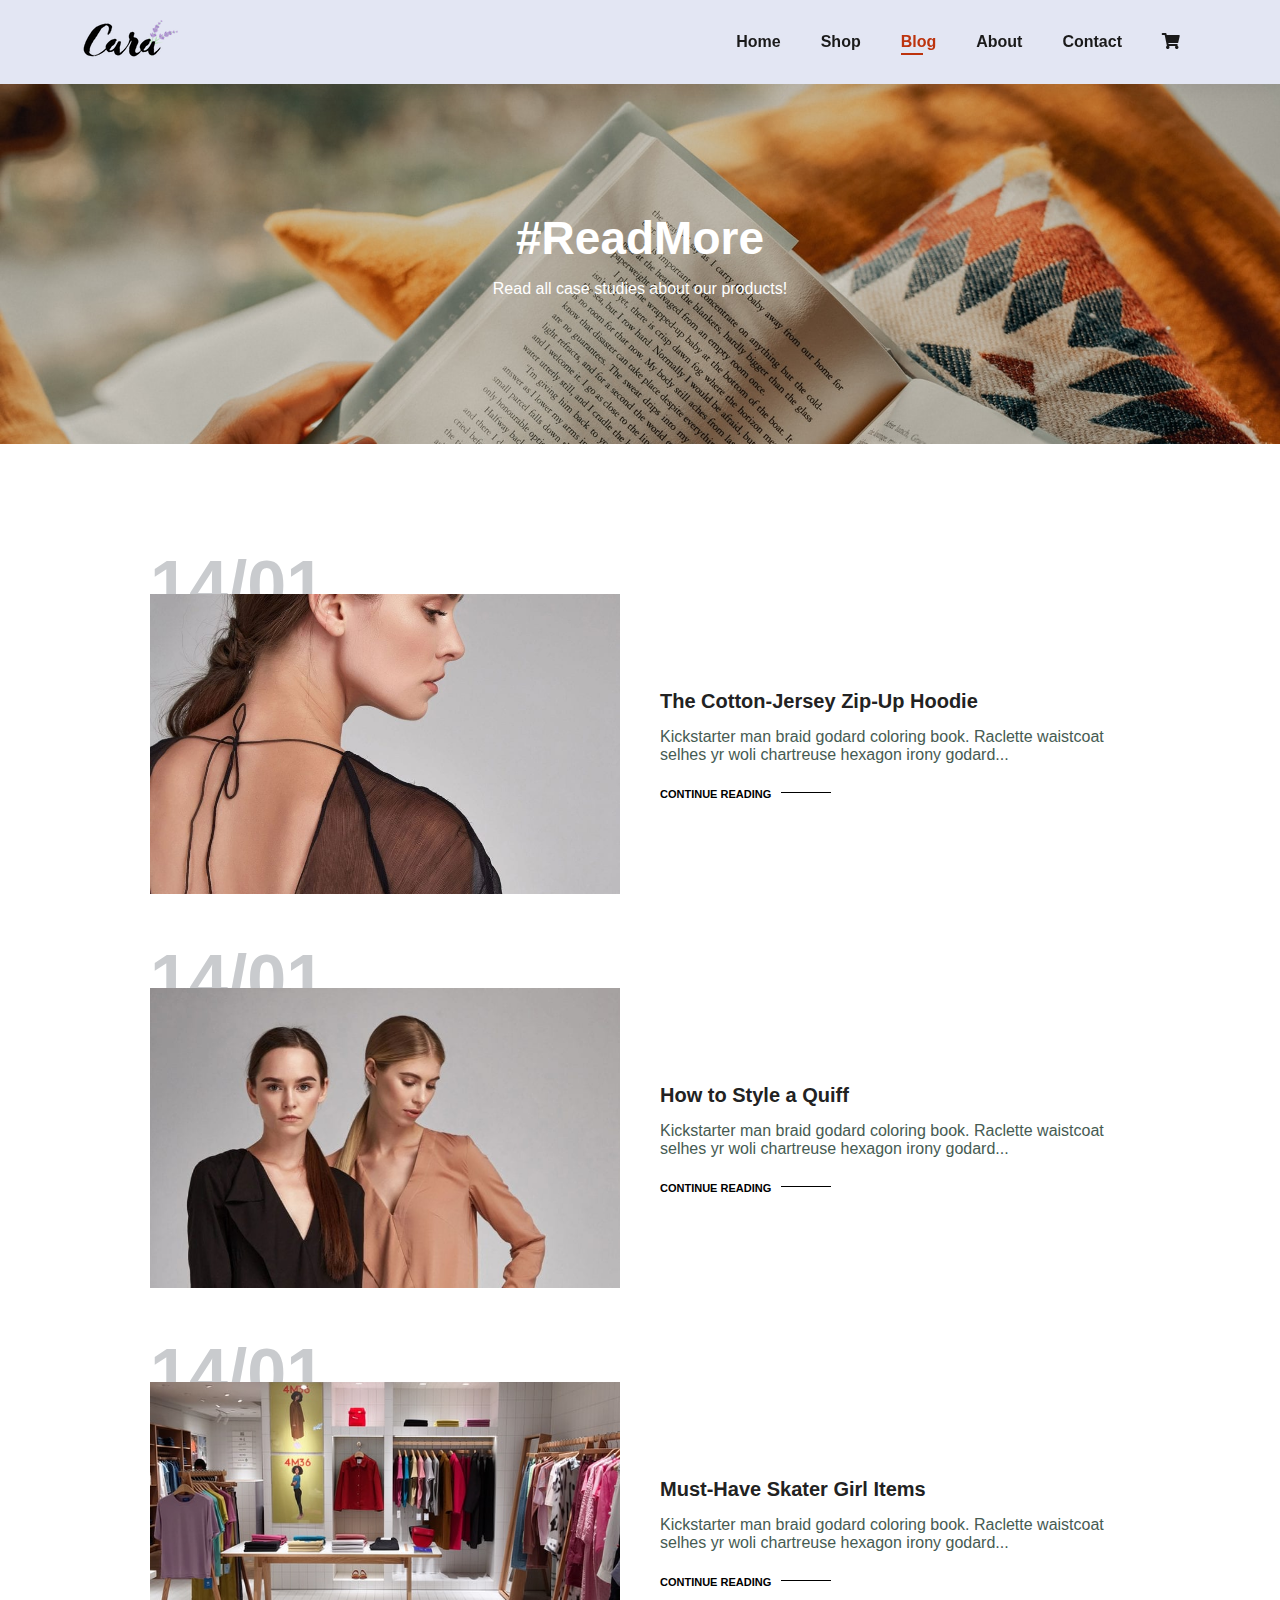
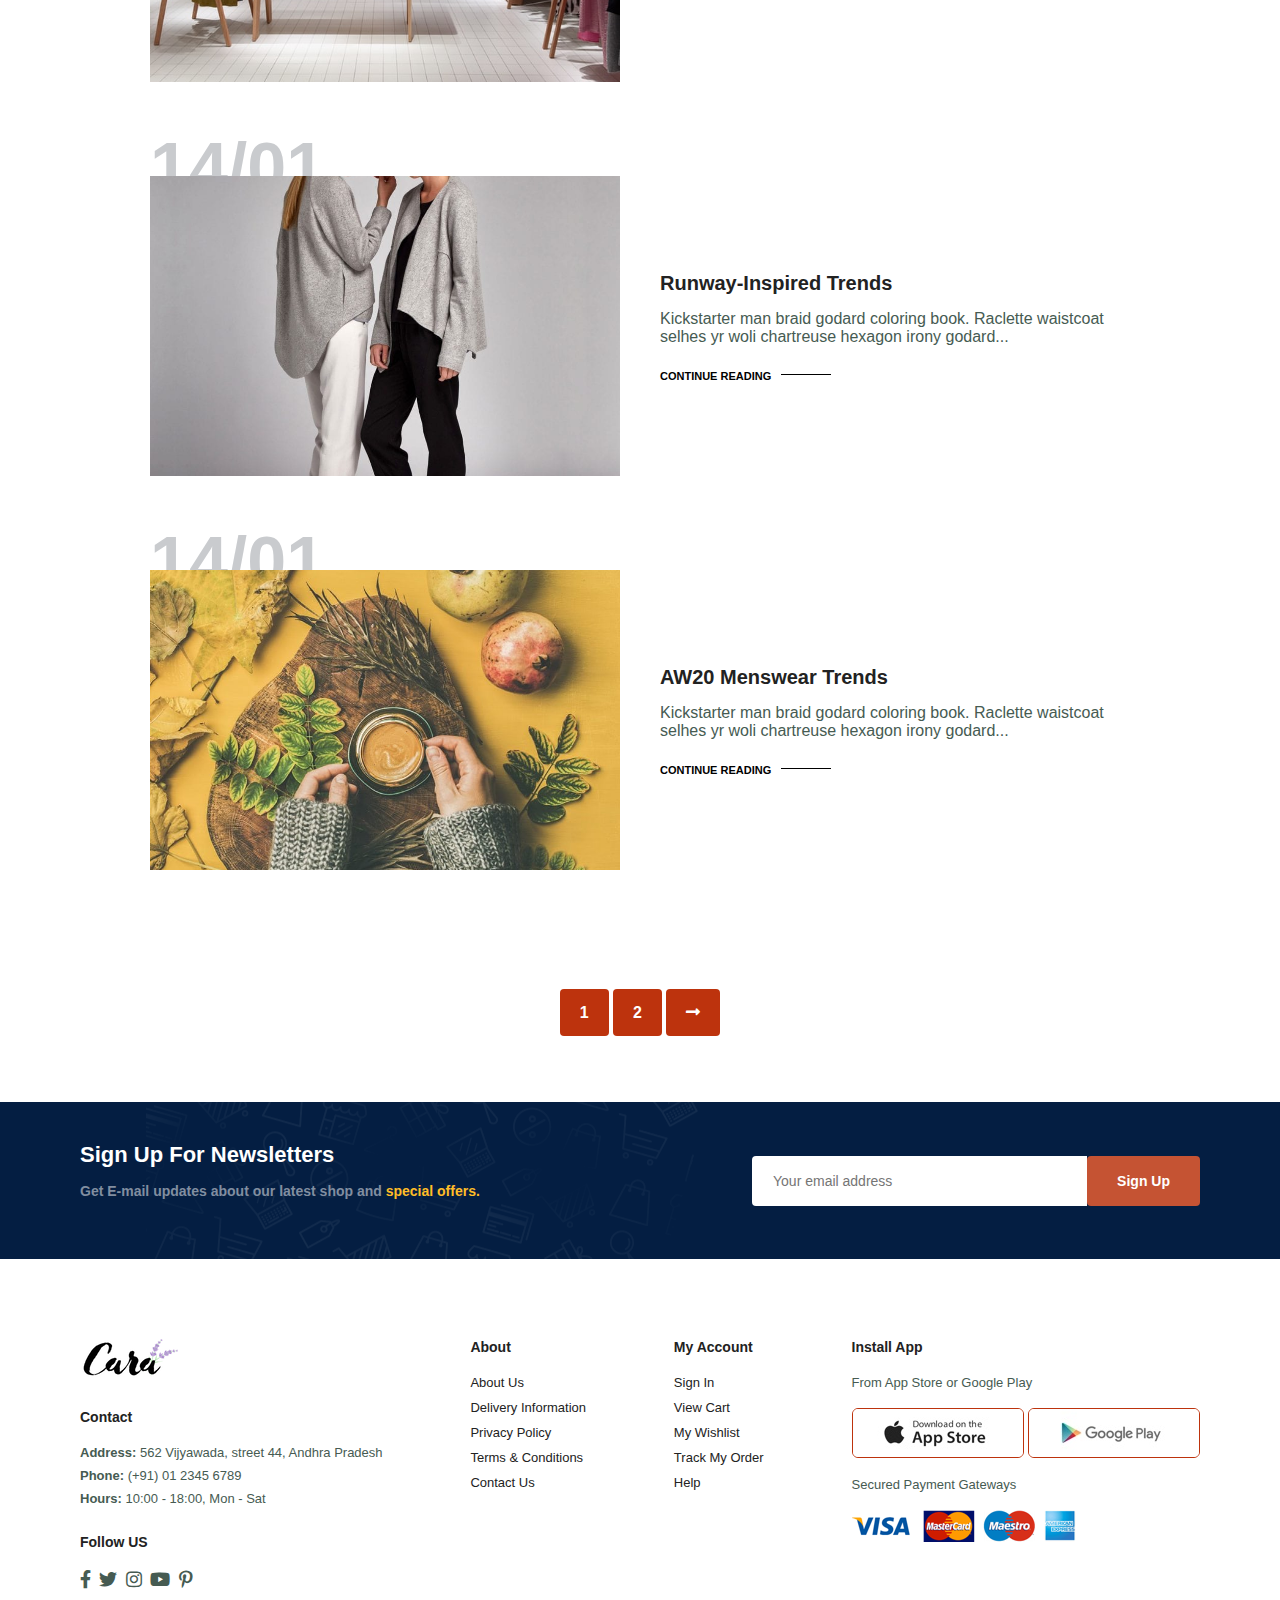
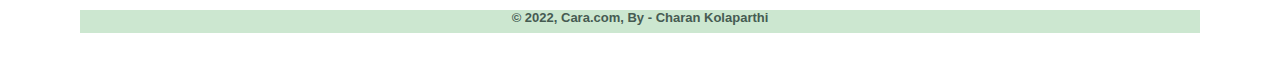
<file: blog.html>
<!DOCTYPE html>
<html lang="en">
<head>
    <meta charset="UTF-8">
    <meta http-equiv="X-UA-Compatible" content="IE=edge">
    <meta name="viewport" content="width=device-width, initial-scale=1.0">
    <title>eCommerce website</title>
    <link rel="stylesheet" href="//use.fontawesome.com/releases/v5.15.4/css/all.css">

    <link rel="stylesheet" href="style.css">
</head>
<body>
    <section id="header">
        <a href="#"><img src="img/logo.png" alt="Logo"></a>
        <div>
            <ul id="navbar">
                <li><a href="index.html">Home</a></li>
                <li><a href="shop.html">Shop</a></li>
                <li><a class="active" href="blog.html">Blog</a></li>
                <li><a href="about.html">About</a></li>
                <li><a href="contact.html">Contact</a></li>
                <li id="lg-cart"><a href="cart.html"><i class="fa fa-shopping-cart"></i></a></li>
                <a href="#" id="close"><i class="fas fa-times"></i></a>
            </ul>
        </div>
        <div id="mobile">
            <a href="cart.html"><i class="fa fa-shopping-cart"></i></a>
            <i id="bar" class="fas fa-outdent"></i>
        </div>
    </section>
    
    <section id="page-header" class="blog-header">
        <h2>#ReadMore</h2>
        <p>Read all case studies about our products!</p>
    </section>

    <section id="blog">
        <div class="blog-box">
            <div class="blog-img">
                <img src="img/blog/b1.jpg" alt="">
            </div>
            <div class="blog-details">
                <h4>The Cotton-Jersey Zip-Up Hoodie</h4>
                <p>Kickstarter man braid godard coloring book. Raclette
                    waistcoat selhes yr woli chartreuse hexagon irony
                    godard...
                </p>
                <a href="#">CONTINUE READING</a>
            </div>
            <h1>14/01</h1>
        </div>
        <div class="blog-box">
            <div class="blog-img">
                <img src="img/blog/b2.jpg" alt="">
            </div>
            <div class="blog-details">
                <h4>How to Style a Quiff</h4>
                <p>Kickstarter man braid godard coloring book. Raclette
                    waistcoat selhes yr woli chartreuse hexagon irony
                    godard...
                </p>
                <a href="#">CONTINUE READING</a>
            </div>
            <h1>14/01</h1>
        </div>
        <div class="blog-box">
            <div class="blog-img">
                <img src="img/blog/b3.jpg" alt="">
            </div>
            <div class="blog-details">
                <h4>Must-Have Skater Girl Items</h4>
                <p>Kickstarter man braid godard coloring book. Raclette
                    waistcoat selhes yr woli chartreuse hexagon irony
                    godard...
                </p>
                <a href="#">CONTINUE READING</a>
            </div>
            <h1>14/01</h1>
        </div>
        <div class="blog-box">
            <div class="blog-img">
                <img src="img/blog/b4.jpg" alt="">
            </div>
            <div class="blog-details">
                <h4>Runway-Inspired Trends</h4>
                <p>Kickstarter man braid godard coloring book. Raclette
                    waistcoat selhes yr woli chartreuse hexagon irony
                    godard...
                </p>
                <a href="#">CONTINUE READING</a>
            </div>
            <h1>14/01</h1>
        </div>
        <div class="blog-box">
            <div class="blog-img">
                <img src="img/blog/b6.jpg" alt="">
            </div>
            <div class="blog-details">
                <h4>AW20 Menswear Trends</h4>
                <p>Kickstarter man braid godard coloring book. Raclette
                    waistcoat selhes yr woli chartreuse hexagon irony
                    godard...
                </p>
                <a href="#">CONTINUE READING</a>
            </div>
            <h1>14/01</h1>
        </div>
    </section>

    <section id="pagination" class="section-p1">
        <a href="#">1</a>
        <a href="#">2</a>
        <a href="#"><i class="fa fa-long-arrow-alt-right"></i></a>
    </section>

    <section id="newsletter" class="section-p1 section-m1">
        <div class="newstext">
            <h4>Sign Up For Newsletters</h4>
            <p>Get E-mail updates about our latest shop and <span>special offers.</span></p>
        </div>
        <div class="form">
            <input type="text" placeholder="Your email address">
            <button class="normal">Sign Up</button>
        </div>
    </section>

    <footer class="section-p1">
        <div class="col">
            <img class="logo" src="img/logo.png" alt="">
            <h4>Contact</h4>
            <p><strong>Address: </strong>562 Vijyawada, street 44, Andhra Pradesh</p>
            <p><strong>Phone: </strong>(+91) 01 2345 6789</p>
            <p><strong>Hours: </strong>10:00 - 18:00, Mon - Sat</p>
            <div class="follow">
                <h4>Follow US</h4>
                <div class="icon">
                   <a href="#"><i class="fab fa-facebook-f"></i></a>
                   <a href=""><i class="fab fa-twitter"></i></a>  
                   <a href=""><i class="fab fa-instagram"></i></a>  
                   <a href=""><i class="fab fa-youtube"></i></a> 
                   <a href=""><i class="fab fa-pinterest-p"></i></a>  
                </div>
            </div>
        </div>
        <div class="col">
            <h4>About</h4>
            <a href="#">About Us</a>
            <a href="#">Delivery Information</a>
            <a href="#">Privacy Policy</a>
            <a href="#">Terms & Conditions</a>
            <a href="#">Contact Us</a>
        </div>
        <div class="col">
            <h4>My Account</h4>
            <a href="#">Sign In</a>
            <a href="#">View Cart</a>
            <a href="#">My Wishlist</a>
            <a href="#">Track My Order</a>
            <a href="#">Help</a>
        </div>
        <div class="col install">
            <h4>Install App</h4>
            <p>From App Store or Google Play</p>
            <div class="row">
                <img src="img/pay/app.jpg" alt="">
                <img src="img/pay/play.jpg" alt="">
            </div>
            <p>Secured Payment Gateways</p>
            <img src="img/pay/pay.png" alt="">
        </div>
        <div class="copyright">
            <p>© 2022, Cara.com, By - Charan Kolaparthi</p>
        </div>
    </footer>

    <script src="script.js"></script>
</body>
</html>
</file>
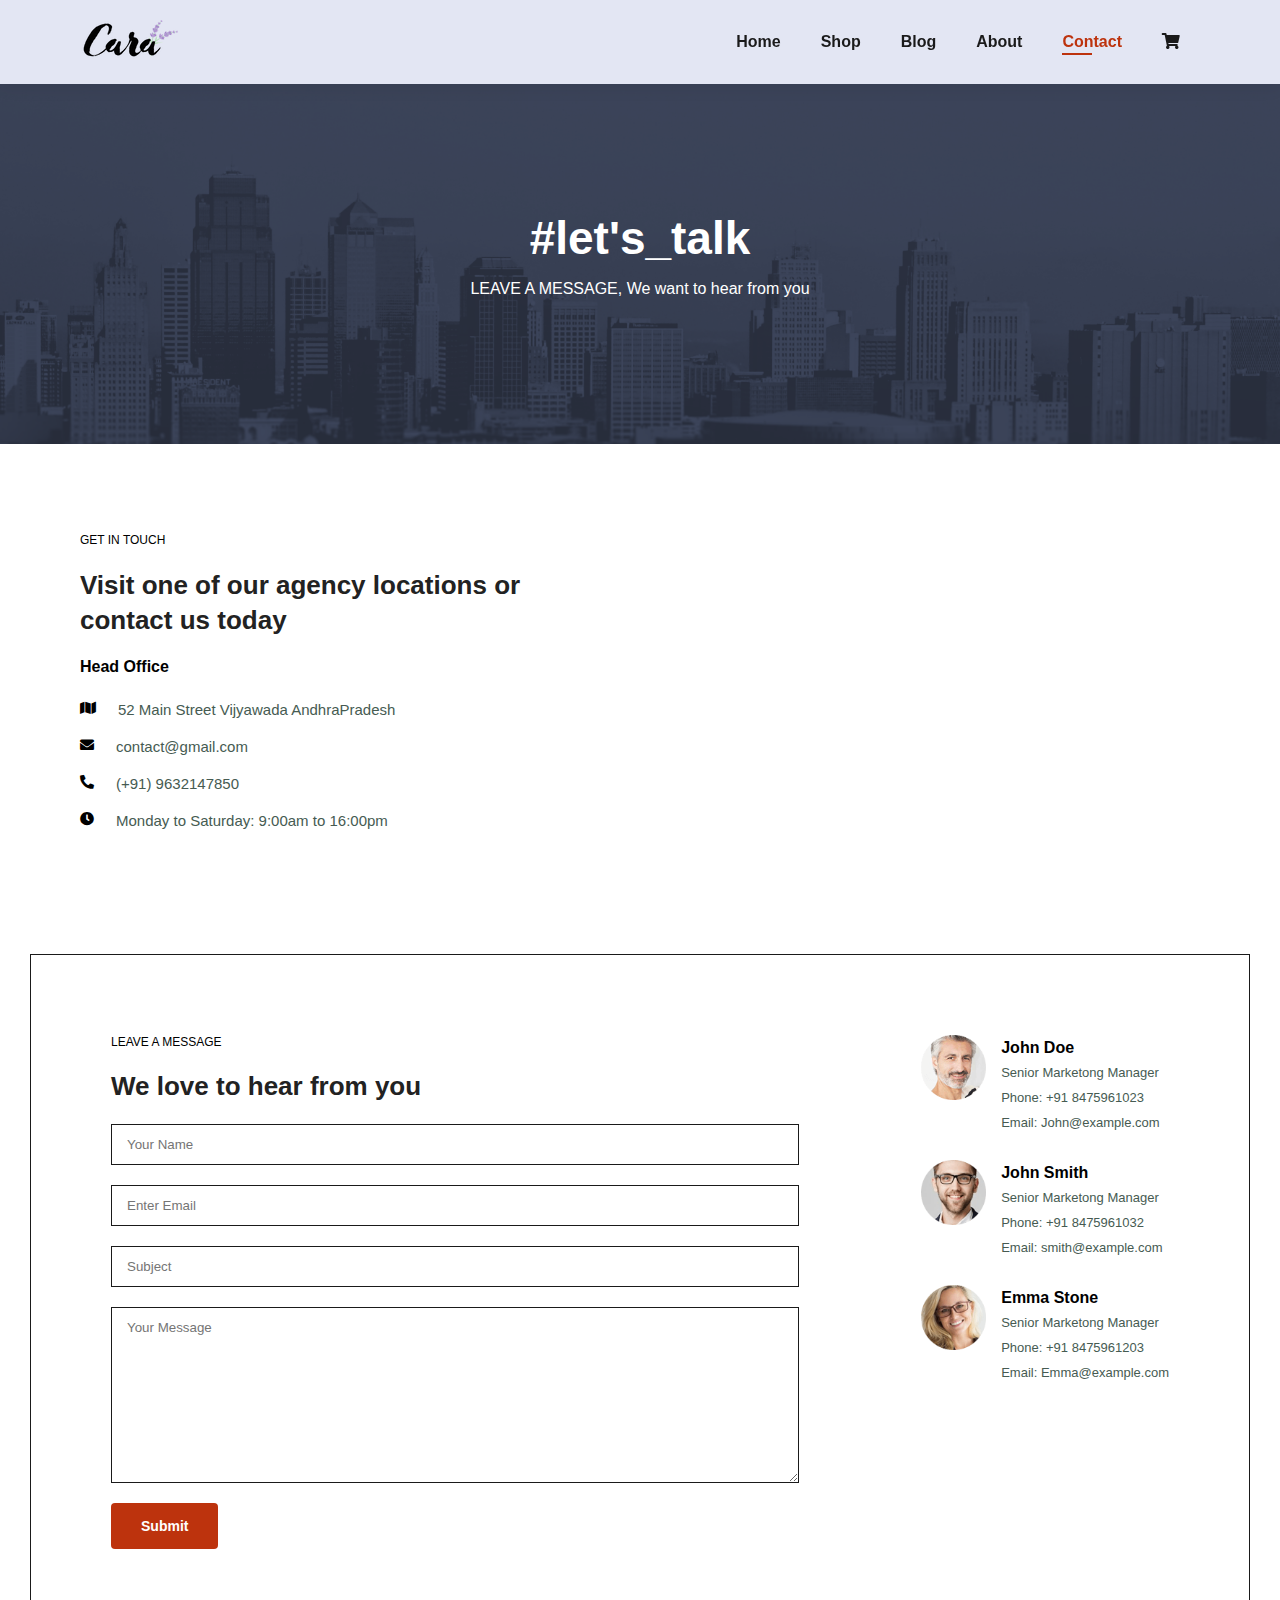
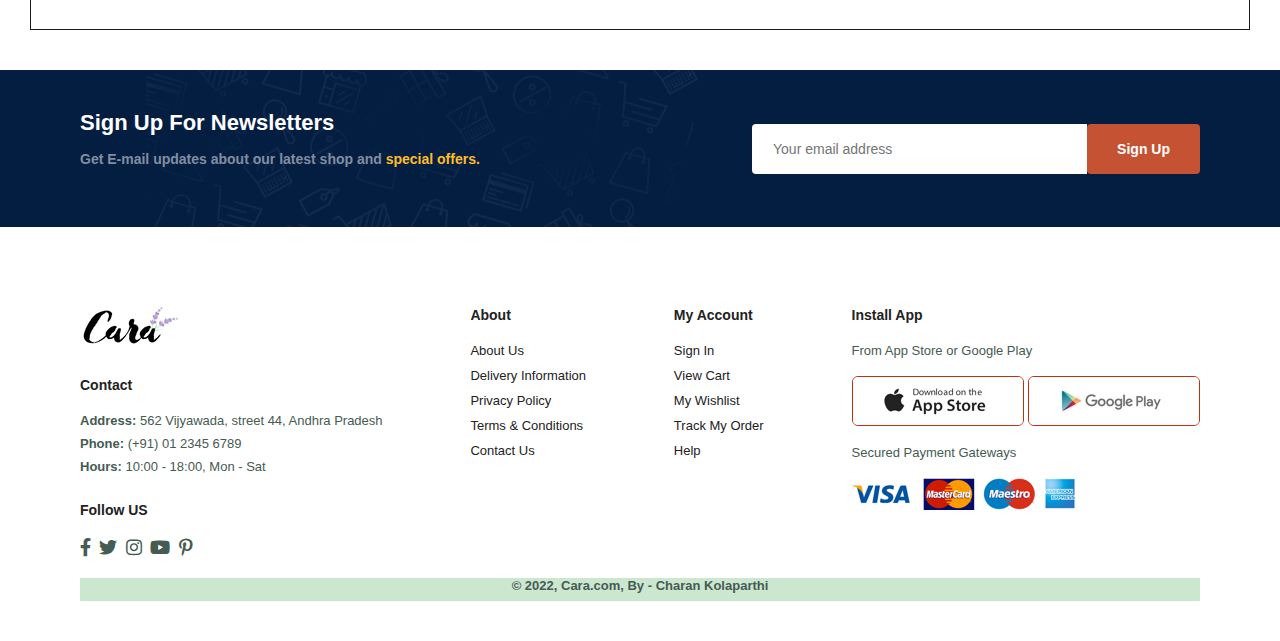
<file: contact.html>
<!DOCTYPE html>
<html lang="en">
<head>
    <meta charset="UTF-8">
    <meta http-equiv="X-UA-Compatible" content="IE=edge">
    <meta name="viewport" content="width=device-width, initial-scale=1.0">
    <title>eCommerce website</title>
    <link rel="stylesheet" href="//use.fontawesome.com/releases/v5.15.4/css/all.css">

    <link rel="stylesheet" href="style.css">
</head>
<body>
    <section id="header">
        <a href="#"><img src="img/logo.png" alt="Logo"></a>
        <div>
            <ul id="navbar">
                <li><a href="index.html">Home</a></li>
                <li><a href="shop.html">Shop</a></li>
                <li><a href="blog.html">Blog</a></li>
                <li><a href="about.html">About</a></li>
                <li><a  class="active" href="contact.html">Contact</a></li>
                <li id="lg-cart"><a href="cart.html"><i class="fa fa-shopping-cart"></i></a></li>
                <a href="#" id="close"><i class="fas fa-times"></i></a>
            </ul>
        </div>
        <div id="mobile">
            <a href="cart.html"><i class="fa fa-shopping-cart"></i></a>
            <i id="bar" class="fas fa-outdent"></i>
        </div>
    </section>
    
    <section id="page-header" class="about-header">
        <h2>#let's_talk</h2>
        <p>LEAVE A MESSAGE, We want to hear from you</p>
    </section>

    <section id="contact-details" class="section-p1">
        <div class="details">
            <span>GET IN TOUCH</span>
            <h2>Visit one of our agency locations or contact us today</h2>
            <h3>Head Office</h3>
            <div>
                <li>
                    <i class="fa fa-map"></i>
                    <p>52 Main Street Vijyawada AndhraPradesh</p>
                </li>
                <li>
                    <i class="fa fa-envelope"></i>
                    <p>contact@gmail.com</p>
                </li>
                <li>
                    <i class="fa fa-phone-alt"></i>
                    <p>(+91) 9632147850 </p>
                </li>
                <li>
                    <i class="fa fa-clock"></i>
                    <p>Monday to Saturday: 9:00am to 16:00pm</p>
                </li>
            </div>
        </div>
        <div class="map">
            <iframe src="https://www.google.com/maps/embed?pb=!1m18!1m12!1m3!1d244820.24755277584!2d80.50514086369553!3d16.51011836707301!2m3!1f0!2f0!3f0!3m2!1i1024!2i768!4f13.1!3m3!1m2!1s0x3a35eff9482d944b%3A0x939b7e84ab4a0265!2sVijayawada%2C%20Andhra%20Pradesh!5e0!3m2!1sen!2sin!4v1652240067608!5m2!1sen!2sin" width="600" height="450" style="border:0;" allowfullscreen="" loading="lazy" referrerpolicy="no-referrer-when-downgrade"></iframe>

        </div>
    </section>

    <section id="form-details" class="section-p1">
        <form action="#">
            <span>LEAVE A MESSAGE</span>
            <H2>We love to hear from you</H2>
            <input type="text" placeholder="Your Name" required>
            <input type="email" name="" id="" placeholder="Enter Email" required>
            <input type="text" placeholder="Subject" required>
            <textarea name="" id="" cols="30" rows="10" placeholder="Your Message" required></textarea>
            <button class="normal">
                Submit
            </button>
        </form>
        <div class="people">
            <div>
                <img src="img/people/1.png" alt="">
                <p><span>John Doe </span>Senior Marketong Manager <br>Phone: +91 8475961023 <br>Email: John@example.com</p>
            </div>
            <div>
                <img src="img/people/2.png" alt="">
                <p><span>John Smith </span>Senior Marketong Manager <br>Phone: +91 8475961032 <br>Email: smith@example.com</p>
            </div>
            <div>
                <img src="img/people/3.png" alt="">
                <p><span>Emma Stone </span>Senior Marketong Manager <br>Phone: +91 8475961203 <br>Email: Emma@example.com</p>
            </div>
        </div>
    </section>

    <section id="newsletter" class="section-p1 section-m1">
        <div class="newstext">
            <h4>Sign Up For Newsletters</h4>
            <p>Get E-mail updates about our latest shop and <span>special offers.</span></p>
        </div>
        <div class="form">
            <input type="text" placeholder="Your email address">
            <button class="normal">Sign Up</button>
        </div>
    </section>

    <footer class="section-p1">
        <div class="col">
            <img class="logo" src="img/logo.png" alt="">
            <h4>Contact</h4>
            <p><strong>Address: </strong>562 Vijyawada, street 44, Andhra Pradesh</p>
            <p><strong>Phone: </strong>(+91) 01 2345 6789</p>
            <p><strong>Hours: </strong>10:00 - 18:00, Mon - Sat</p>
            <div class="follow">
                <h4>Follow US</h4>
                <div class="icon">
                   <a href="#"><i class="fab fa-facebook-f"></i></a>
                   <a href=""><i class="fab fa-twitter"></i></a>  
                   <a href=""><i class="fab fa-instagram"></i></a>  
                   <a href=""><i class="fab fa-youtube"></i></a> 
                   <a href=""><i class="fab fa-pinterest-p"></i></a>  
                </div>
            </div>
        </div>
        <div class="col">
            <h4>About</h4>
            <a href="#">About Us</a>
            <a href="#">Delivery Information</a>
            <a href="#">Privacy Policy</a>
            <a href="#">Terms & Conditions</a>
            <a href="#">Contact Us</a>
        </div>
        <div class="col">
            <h4>My Account</h4>
            <a href="#">Sign In</a>
            <a href="#">View Cart</a>
            <a href="#">My Wishlist</a>
            <a href="#">Track My Order</a>
            <a href="#">Help</a>
        </div>
        <div class="col install">
            <h4>Install App</h4>
            <p>From App Store or Google Play</p>
            <div class="row">
                <img src="img/pay/app.jpg" alt="">
                <img src="img/pay/play.jpg" alt="">
            </div>
            <p>Secured Payment Gateways</p>
            <img src="img/pay/pay.png" alt="">
        </div>
        <div class="copyright">
            <p>© 2022, Cara.com, By - Charan Kolaparthi</p>
        </div>
    </footer>

    <script src="script.js"></script>
</body>
</html>
</file>
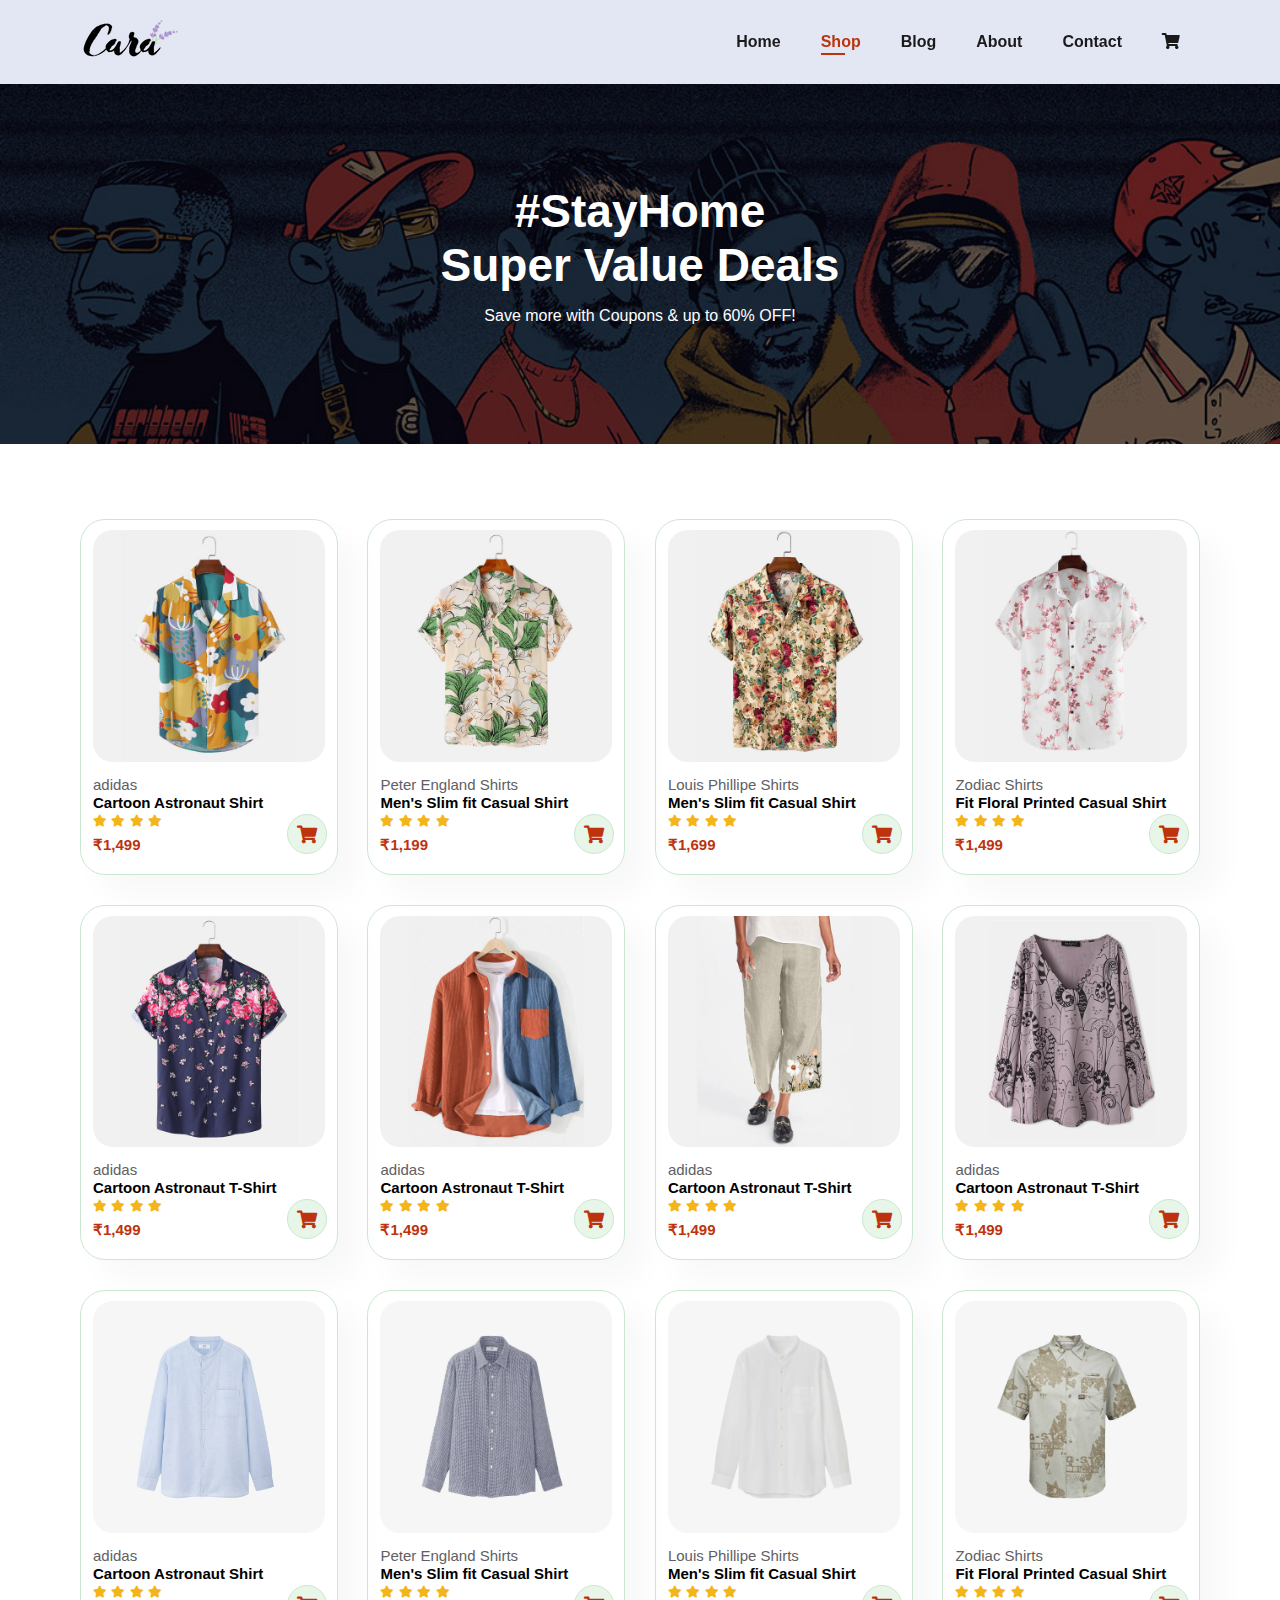
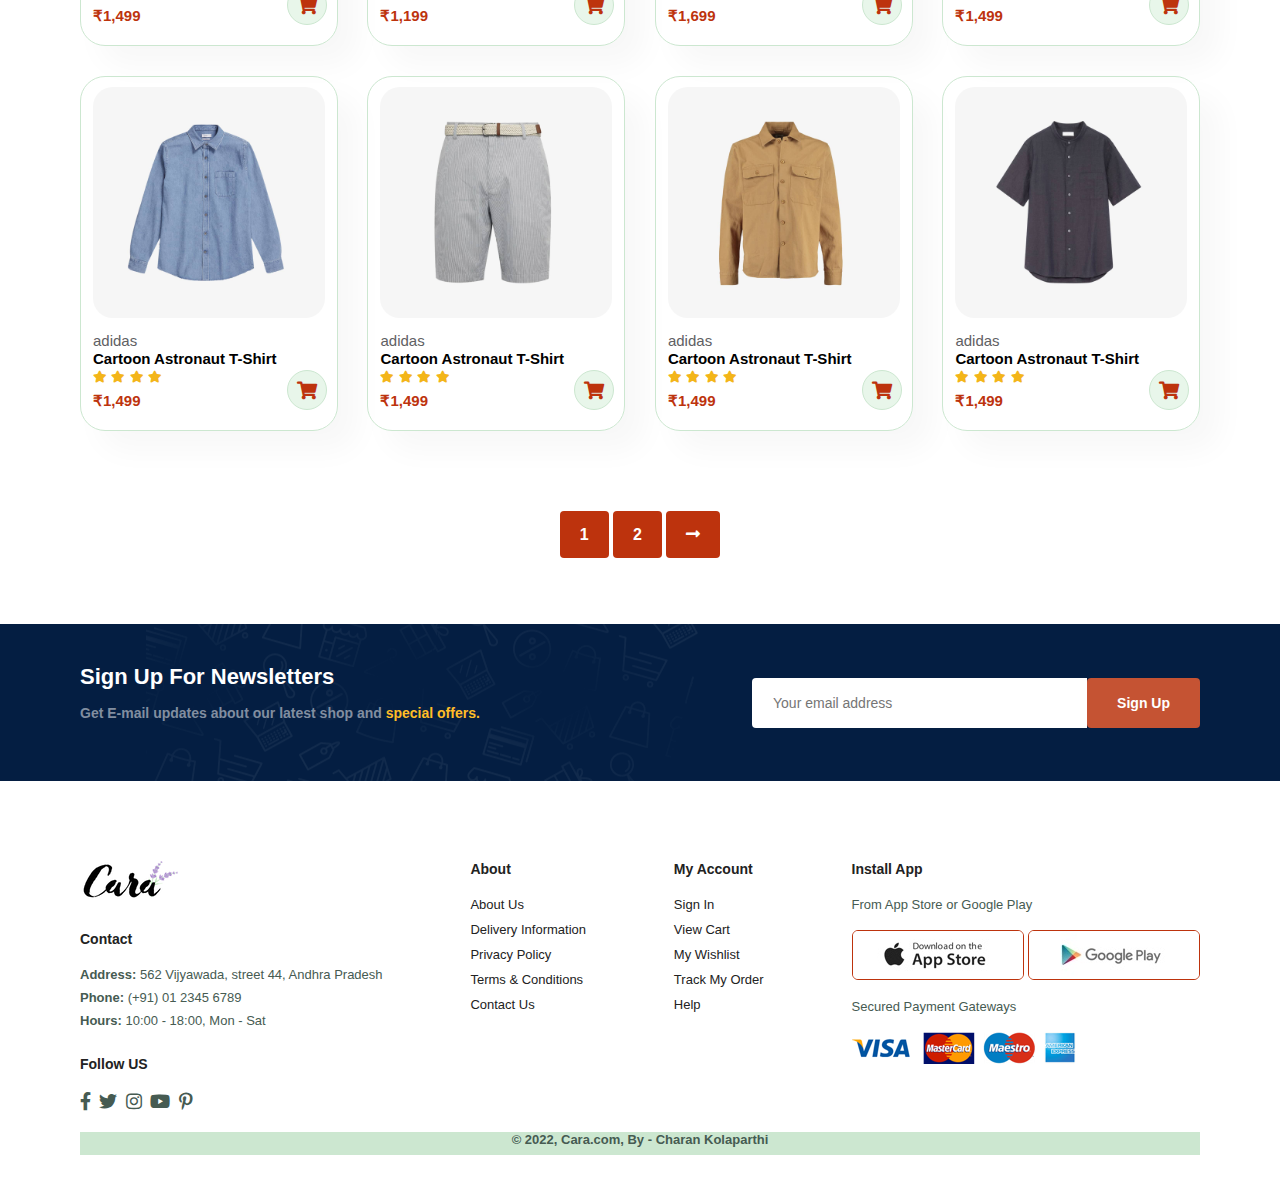
<file: shop.html>
<!DOCTYPE html>
<html lang="en">
<head>
    <meta charset="UTF-8">
    <meta http-equiv="X-UA-Compatible" content="IE=edge">
    <meta name="viewport" content="width=device-width, initial-scale=1.0">
    <title>eCommerce website</title>
    <link rel="stylesheet" href="//use.fontawesome.com/releases/v5.15.4/css/all.css">

    <link rel="stylesheet" href="style.css">
</head>
<body>
    <section id="header">
        <a href="#"><img src="img/logo.png" alt="Logo"></a>
        <div>
            <ul id="navbar">
                <li><a href="index.html">Home</a></li>
                <li><a class="active" href="shop.html">Shop</a></li>
                <li><a href="blog.html">Blog</a></li>
                <li><a href="about.html">About</a></li>
                <li><a href="contact.html">Contact</a></li>
                <li id="lg-cart"><a href="cart.html"><i class="fa fa-shopping-cart"></i></a></li>
                <a href="#" id="close"><i class="fas fa-times"></i></a>
            </ul>
        </div>
        <div id="mobile">
            <a href="cart.html"><i class="fa fa-shopping-cart"></i></a>
            <i id="bar" class="fas fa-outdent"></i>
        </div>
    </section>
    
    <section id="page-header">
        <h2>#StayHome</h2>
        <h2>Super Value Deals</h2>
        <p>Save more with Coupons & up to 60% OFF!</p>
        
    </section>

    <section id="product1"class="section-p1">
        <div class="pro-container">
            <div class="pro" onclick="window.location.href='singleProduct.html';">
                <img src="img/products/f1.jpg" alt="">
                <div class="des">
                    <span>adidas</span>
                    <h5>Cartoon Astronaut Shirt</h5>
                    <div class="star">
                        <i class="fas fa-star"></i>
                        <i class="fas fa-star"></i>
                        <i class="fas fa-star"></i>
                        <i class="fas fa-star"></i>
                    </div>
                    <h4>₹1,499</h4>
                </div>
                <a class="cart" href="#"><i class="fa fa-shopping-cart"></i></a>
            </div>
            <div class="pro" onclick="window.location.href='singleProduct.html';">
                <img src="img/products/f2.jpg" alt="">
                <div class="des">
                    <span>Peter England Shirts</span>
                    <h5>Men's Slim fit Casual Shirt</h5>
                    <div class="star">
                        <i class="fas fa-star"></i>
                        <i class="fas fa-star"></i>
                        <i class="fas fa-star"></i>
                        <i class="fas fa-star"></i>
                    </div>
                    <h4>₹1,199</h4>
                </div>
                <a class="cart" href="#"><i class="fa fa-shopping-cart"></i></a>
            </div>
            <div class="pro" onclick="window.location.href='singleProduct.html';">
                <img src="img/products/f3.jpg" alt="">
                <div class="des">
                    <span>Louis Phillipe Shirts</span>
                    <h5>Men's Slim fit Casual Shirt</h5>
                    <div class="star">
                        <i class="fas fa-star"></i>
                        <i class="fas fa-star"></i>
                        <i class="fas fa-star"></i>
                        <i class="fas fa-star"></i>
                    </div>
                    <h4>₹1,699</h4>
                </div>
                <a class="cart" href="#"><i class="fa fa-shopping-cart"></i></a>
            </div>
            <div class="pro" onclick="window.location.href='singleProduct.html';">
                <img src="img/products/f4.jpg" alt="">
                <div class="des">
                    <span>Zodiac Shirts</span>
                    <h5>Fit Floral Printed Casual Shirt </h5>
                    <div class="star">
                        <i class="fas fa-star"></i>
                        <i class="fas fa-star"></i>
                        <i class="fas fa-star"></i>
                        <i class="fas fa-star"></i>
                    </div>
                    <h4>₹1,499</h4>
                </div>
                <a class="cart" href="#"><i class="fa fa-shopping-cart"></i></a>
            </div>
            <div class="pro">
                <img src="img/products/f5.jpg" alt="">
                <div class="des">
                    <span>adidas</span>
                    <h5>Cartoon Astronaut T-Shirt</h5>
                    <div class="star">
                        <i class="fas fa-star"></i>
                        <i class="fas fa-star"></i>
                        <i class="fas fa-star"></i>
                        <i class="fas fa-star"></i>
                    </div>
                    <h4>₹1,499</h4>
                </div>
                <a class="cart" href="#"><i class="fa fa-shopping-cart"></i></a>
            </div>
            <div class="pro">
                <img src="img/products/f6.jpg" alt="">
                <div class="des">
                    <span>adidas</span>
                    <h5>Cartoon Astronaut T-Shirt</h5>
                    <div class="star">
                        <i class="fas fa-star"></i>
                        <i class="fas fa-star"></i>
                        <i class="fas fa-star"></i>
                        <i class="fas fa-star"></i>
                    </div>
                    <h4>₹1,499</h4>
                </div>
                <a class="cart" href="#"><i class="fa fa-shopping-cart"></i></a>
            </div>
            <div class="pro">
                <img src="img/products/f7.jpg" alt="">
                <div class="des">
                    <span>adidas</span>
                    <h5>Cartoon Astronaut T-Shirt</h5>
                    <div class="star">
                        <i class="fas fa-star"></i>
                        <i class="fas fa-star"></i>
                        <i class="fas fa-star"></i>
                        <i class="fas fa-star"></i>
                    </div>
                    <h4>₹1,499</h4>
                </div>
                <a class="cart" href="#"><i class="fa fa-shopping-cart"></i></a>
            </div>
            <div class="pro">
                <img src="img/products/f8.jpg" alt="">
                <div class="des">
                    <span>adidas</span>
                    <h5>Cartoon Astronaut T-Shirt</h5>
                    <div class="star">
                        <i class="fas fa-star"></i>
                        <i class="fas fa-star"></i>
                        <i class="fas fa-star"></i>
                        <i class="fas fa-star"></i>
                    </div>
                    <h4>₹1,499</h4>
                </div>
                <a class="cart" href="#"><i class="fa fa-shopping-cart"></i></a>
            </div>
        
            <div class="pro">
                <img src="img/products/n1.jpg" alt="">
                <div class="des">
                    <span>adidas</span>
                    <h5>Cartoon Astronaut Shirt</h5>
                    <div class="star">
                        <i class="fas fa-star"></i>
                        <i class="fas fa-star"></i>
                        <i class="fas fa-star"></i>
                        <i class="fas fa-star"></i>
                    </div>
                    <h4>₹1,499</h4>
                </div>
                <a class="cart" href="#"><i class="fa fa-shopping-cart"></i></a>
            </div>
            <div class="pro">
                <img src="img/products/n2.jpg" alt="">
                <div class="des">
                    <span>Peter England Shirts</span>
                    <h5>Men's Slim fit Casual Shirt</h5>
                    <div class="star">
                        <i class="fas fa-star"></i>
                        <i class="fas fa-star"></i>
                        <i class="fas fa-star"></i>
                        <i class="fas fa-star"></i>
                    </div>
                    <h4>₹1,199</h4>
                </div>
                <a class="cart" href="#"><i class="fa fa-shopping-cart"></i></a>
            </div>
            <div class="pro">
                <img src="img/products/n3.jpg" alt="">
                <div class="des">
                    <span>Louis Phillipe Shirts</span>
                    <h5>Men's Slim fit Casual Shirt</h5>
                    <div class="star">
                        <i class="fas fa-star"></i>
                        <i class="fas fa-star"></i>
                        <i class="fas fa-star"></i>
                        <i class="fas fa-star"></i>
                    </div>
                    <h4>₹1,699</h4>
                </div>
                <a class="cart" href="#"><i class="fa fa-shopping-cart"></i></a>
            </div>
            <div class="pro">
                <img src="img/products/n4.jpg" alt="">
                <div class="des">
                    <span>Zodiac Shirts</span>
                    <h5>Fit Floral Printed Casual Shirt </h5>
                    <div class="star">
                        <i class="fas fa-star"></i>
                        <i class="fas fa-star"></i>
                        <i class="fas fa-star"></i>
                        <i class="fas fa-star"></i>
                    </div>
                    <h4>₹1,499</h4>
                </div>
                <a class="cart" href="#"><i class="fa fa-shopping-cart"></i></a>
            </div>
            <div class="pro">
                <img src="img/products/n5.jpg" alt="">
                <div class="des">
                    <span>adidas</span>
                    <h5>Cartoon Astronaut T-Shirt</h5>
                    <div class="star">
                        <i class="fas fa-star"></i>
                        <i class="fas fa-star"></i>
                        <i class="fas fa-star"></i>
                        <i class="fas fa-star"></i>
                    </div>
                    <h4>₹1,499</h4>
                </div>
                <a class="cart" href="#"><i class="fa fa-shopping-cart"></i></a>
            </div>
            <div class="pro">
                <img src="img/products/n6.jpg" alt="">
                <div class="des">
                    <span>adidas</span>
                    <h5>Cartoon Astronaut T-Shirt</h5>
                    <div class="star">
                        <i class="fas fa-star"></i>
                        <i class="fas fa-star"></i>
                        <i class="fas fa-star"></i>
                        <i class="fas fa-star"></i>
                    </div>
                    <h4>₹1,499</h4>
                </div>
                <a class="cart" href="#"><i class="fa fa-shopping-cart"></i></a>
            </div>
            <div class="pro">
                <img src="img/products/n7.jpg" alt="">
                <div class="des">
                    <span>adidas</span>
                    <h5>Cartoon Astronaut T-Shirt</h5>
                    <div class="star">
                        <i class="fas fa-star"></i>
                        <i class="fas fa-star"></i>
                        <i class="fas fa-star"></i>
                        <i class="fas fa-star"></i>
                    </div>
                    <h4>₹1,499</h4>
                </div>
                <a class="cart" href="#"><i class="fa fa-shopping-cart"></i></a>
            </div>
            <div class="pro">
                <img src="img/products/n8.jpg" alt="">
                <div class="des">
                    <span>adidas</span>
                    <h5>Cartoon Astronaut T-Shirt</h5>
                    <div class="star">
                        <i class="fas fa-star"></i>
                        <i class="fas fa-star"></i>
                        <i class="fas fa-star"></i>
                        <i class="fas fa-star"></i>
                    </div>
                    <h4>₹1,499</h4>
                </div>
                <a class="cart" href="#"><i class="fa fa-shopping-cart"></i></a>
            </div>
        </div>
    </section>

    <section id="pagination" class="section-p1">
        <a href="#">1</a>
        <a href="#">2</a>
        <a href="#"><i class="fa fa-long-arrow-alt-right"></i></a>
    </section>

    <section id="newsletter" class="section-p1 section-m1">
        <div class="newstext">
            <h4>Sign Up For Newsletters</h4>
            <p>Get E-mail updates about our latest shop and <span>special offers.</span></p>
        </div>
        <div class="form">
            <input type="text" placeholder="Your email address">
            <button class="normal">Sign Up</button>
        </div>
    </section>

    <footer class="section-p1">
        <div class="col">
            <img class="logo" src="img/logo.png" alt="">
            <h4>Contact</h4>
            <p><strong>Address: </strong>562 Vijyawada, street 44, Andhra Pradesh</p>
            <p><strong>Phone: </strong>(+91) 01 2345 6789</p>
            <p><strong>Hours: </strong>10:00 - 18:00, Mon - Sat</p>
            <div class="follow">
                <h4>Follow US</h4>
                <div class="icon">
                   <a href="#"><i class="fab fa-facebook-f"></i></a>
                   <a href=""><i class="fab fa-twitter"></i></a>  
                   <a href=""><i class="fab fa-instagram"></i></a>  
                   <a href=""><i class="fab fa-youtube"></i></a> 
                   <a href=""><i class="fab fa-pinterest-p"></i></a>  
                </div>
            </div>
        </div>
        <div class="col">
            <h4>About</h4>
            <a href="#">About Us</a>
            <a href="#">Delivery Information</a>
            <a href="#">Privacy Policy</a>
            <a href="#">Terms & Conditions</a>
            <a href="#">Contact Us</a>
        </div>
        <div class="col">
            <h4>My Account</h4>
            <a href="#">Sign In</a>
            <a href="#">View Cart</a>
            <a href="#">My Wishlist</a>
            <a href="#">Track My Order</a>
            <a href="#">Help</a>
        </div>
        <div class="col install">
            <h4>Install App</h4>
            <p>From App Store or Google Play</p>
            <div class="row">
                <img src="img/pay/app.jpg" alt="">
                <img src="img/pay/play.jpg" alt="">
            </div>
            <p>Secured Payment Gateways</p>
            <img src="img/pay/pay.png" alt="">
        </div>
        <div class="copyright">
            <p>© 2022, Cara.com, By - Charan Kolaparthi</p>
        </div>
    </footer>
    <script src="script.js"></script>
</body>
</html>
</file>
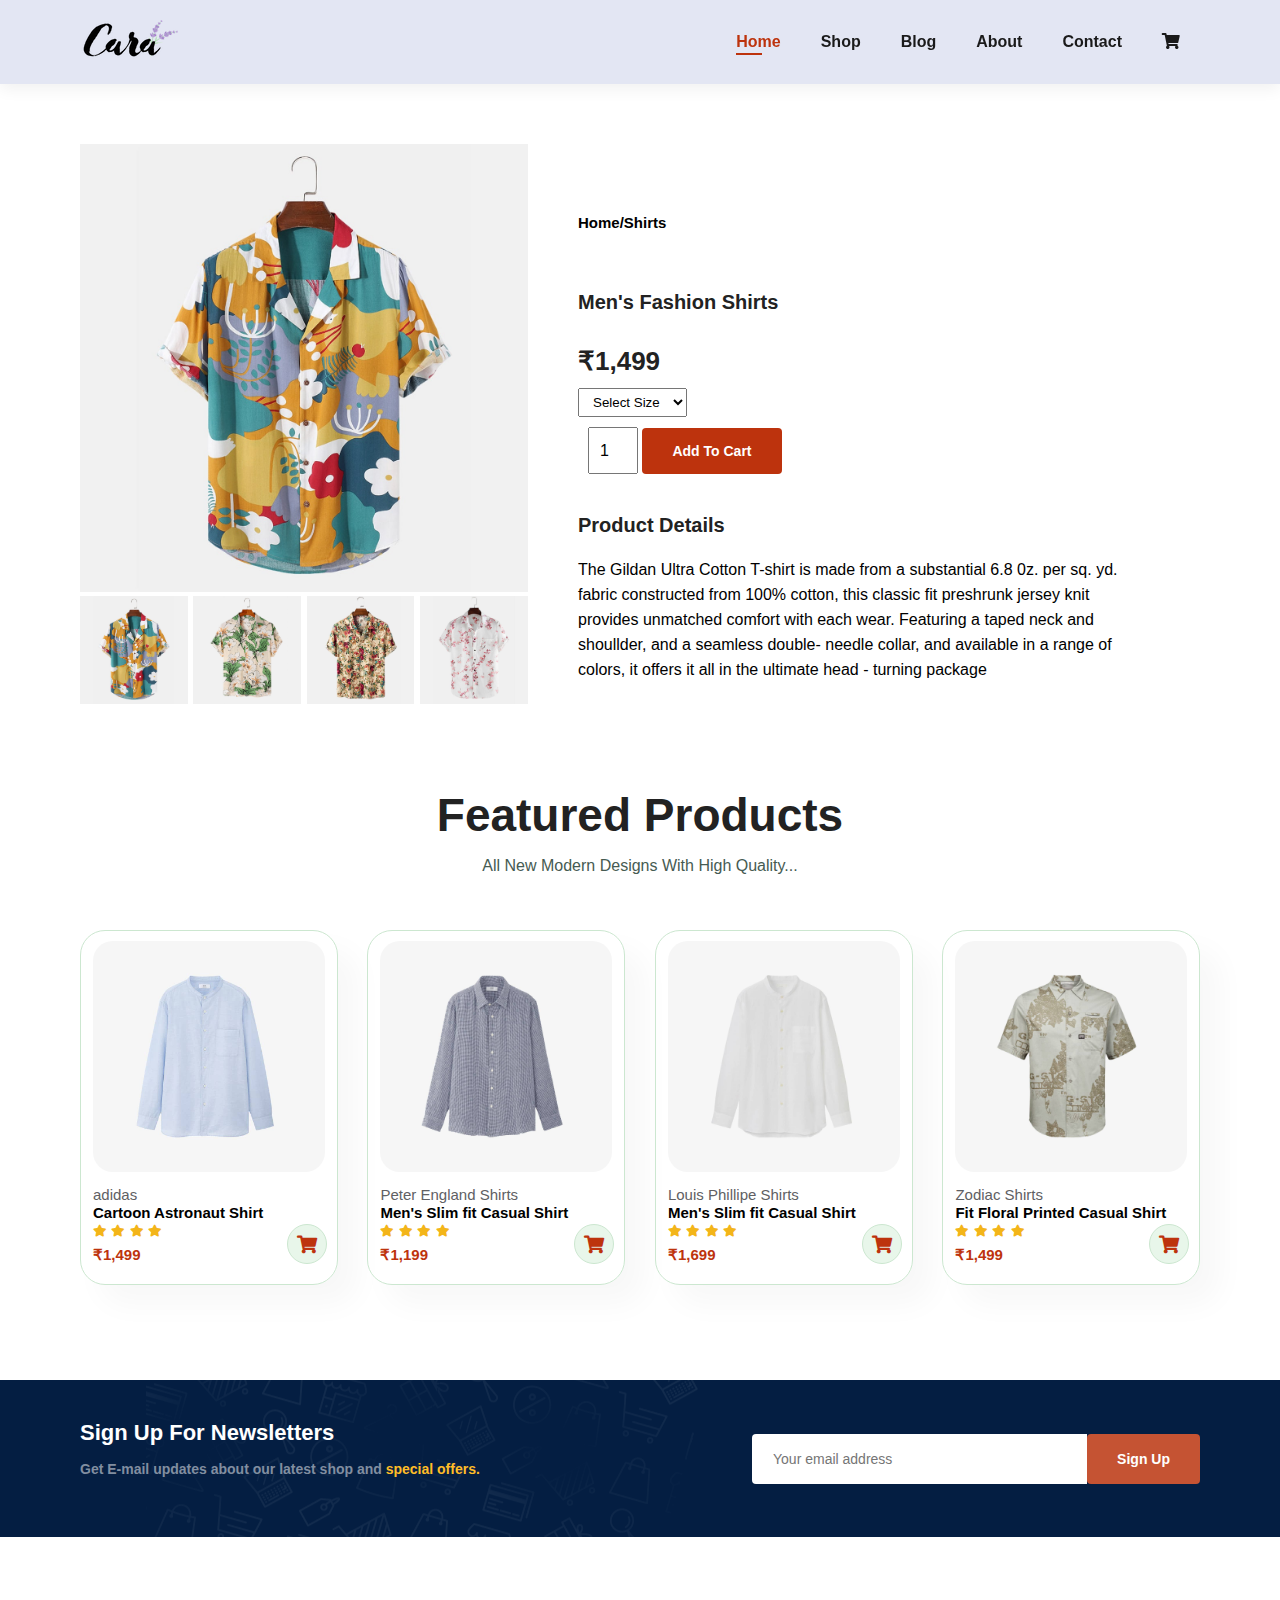
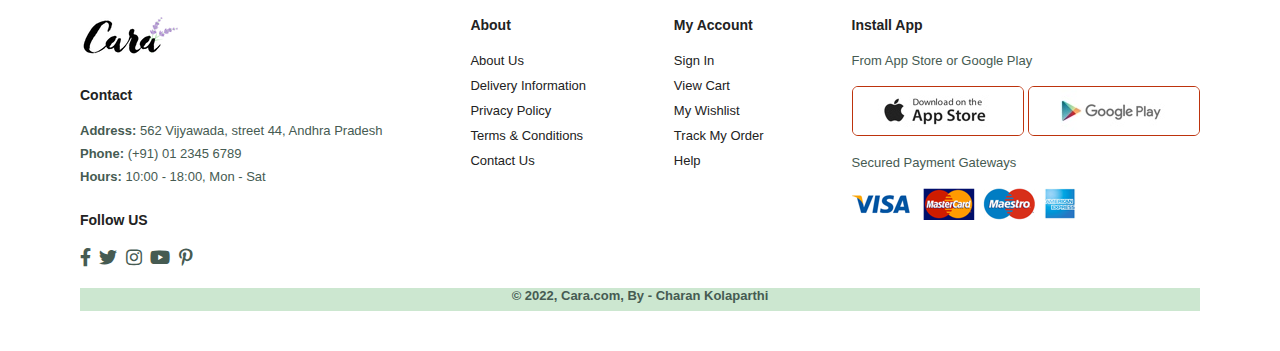
<file: singleProduct.html>
<!DOCTYPE html>
<html lang="en">
<head>
    <meta charset="UTF-8">
    <meta http-equiv="X-UA-Compatible" content="IE=edge">
    <meta name="viewport" content="width=device-width, initial-scale=1.0">
    <title>eCommerce website</title>
    <link rel="stylesheet" href="//use.fontawesome.com/releases/v5.15.4/css/all.css">

    <link rel="stylesheet" href="style.css">
</head>
<body>
    <section id="header">
        <a href="#"><img src="img/logo.png" alt="Logo"></a>
        <div>
            <ul id="navbar">
                <li><a class="active" href="index.html">Home</a></li>
                <li><a href="shop.html">Shop</a></li>
                <li><a href="blog.html">Blog</a></li>
                <li><a href="about.html">About</a></li>
                <li><a href="contact.html">Contact</a></li>
                <li id="lg-cart"><a href="cart.html"><i class="fa fa-shopping-cart"></i></a></li>
                <a href="#" id="close"><i class="fas fa-times"></i></a>
            </ul>
        </div>
        <div id="mobile">
            <a href="cart.html"><i class="fa fa-shopping-cart"></i></a>
            <i id="bar" class="fas fa-outdent"></i>
        </div>
    </section>

    <section id="pro-details" class="section-p1">
        <div class="single-pro-image">
            <img src="img/products/f1.jpg" width="100%" id="main-img" alt="">

            <div class="small-image-grp">
                <div class="small-img-col">
                    <img src="img/products/f1.jpg" width="100%" class="small-img" alt="">
                </div>
                <div class="small-img-col">
                    <img src="img/products/f2.jpg" width="100%" class="small-img" alt="">
                </div>
                <div class="small-img-col">
                    <img src="img/products/f3.jpg" width="100%" class="small-img" alt="">
                </div>
                <div class="small-img-col">
                    <img src="img/products/f4.jpg" width="100%" class="small-img" alt="">
                </div>
            </div>
        </div>

        <div class="single-pro-details">
            <h5>Home/Shirts</h5>
            <h4>Men's Fashion Shirts</h4>
            <h2>₹1,499</h2>
            <select>
                <option>Select Size</option>
                <option>XL</option>
                <option>XXL</option>
                <option>Medium</option>
                <option>Small</option>
            </select>
            <input type="number" value="1">
            <button class="normal">Add To Cart</button>
            <h4>Product Details</h4>
            <span>The Gildan Ultra Cotton T-shirt is made from a substantial 6.8 0z. per
                sq. yd. fabric constructed from 100% cotton, this classic fit preshrunk
                jersey knit provides unmatched comfort with each wear. Featuring a taped neck
                and shoullder, and a seamless double- needle collar, and available in a range
                of colors, it offers it all in the ultimate head - turning package</span>

        </div>
    </section>

    <section id="product1"class="section-p1">
        <h2>Featured Products</h2>
        <p>All New Modern Designs With High Quality...</p>
        <div class="pro-container">
            <div class="pro">
                <img src="img/products/n1.jpg" alt="">
                <div class="des">
                    <span>adidas</span>
                    <h5>Cartoon Astronaut Shirt</h5>
                    <div class="star">
                        <i class="fas fa-star"></i>
                        <i class="fas fa-star"></i>
                        <i class="fas fa-star"></i>
                        <i class="fas fa-star"></i>
                    </div>
                    <h4>₹1,499</h4>
                </div>
                <a class="cart" href="#"><i class="fa fa-shopping-cart"></i></a>
            </div>
            <div class="pro">
                <img src="img/products/n2.jpg" alt="">
                <div class="des">
                    <span>Peter England Shirts</span>
                    <h5>Men's Slim fit Casual Shirt</h5>
                    <div class="star">
                        <i class="fas fa-star"></i>
                        <i class="fas fa-star"></i>
                        <i class="fas fa-star"></i>
                        <i class="fas fa-star"></i>
                    </div>
                    <h4>₹1,199</h4>
                </div>
                <a class="cart" href="#"><i class="fa fa-shopping-cart"></i></a>
            </div>
            <div class="pro">
                <img src="img/products/n3.jpg" alt="">
                <div class="des">
                    <span>Louis Phillipe Shirts</span>
                    <h5>Men's Slim fit Casual Shirt</h5>
                    <div class="star">
                        <i class="fas fa-star"></i>
                        <i class="fas fa-star"></i>
                        <i class="fas fa-star"></i>
                        <i class="fas fa-star"></i>
                    </div>
                    <h4>₹1,699</h4>
                </div>
                <a class="cart" href="#"><i class="fa fa-shopping-cart"></i></a>
            </div>
            <div class="pro">
                <img src="img/products/n4.jpg" alt="">
                <div class="des">
                    <span>Zodiac Shirts</span>
                    <h5>Fit Floral Printed Casual Shirt </h5>
                    <div class="star">
                        <i class="fas fa-star"></i>
                        <i class="fas fa-star"></i>
                        <i class="fas fa-star"></i>
                        <i class="fas fa-star"></i>
                    </div>
                    <h4>₹1,499</h4>
                </div>
                <a class="cart" href="#"><i class="fa fa-shopping-cart"></i></a>
            </div>
        </div>
    </section>

    <section id="newsletter" class="section-p1 section-m1">
        <div class="newstext">
            <h4>Sign Up For Newsletters</h4>
            <p>Get E-mail updates about our latest shop and <span>special offers.</span></p>
        </div>
        <div class="form">
            <input type="text" placeholder="Your email address">
            <button class="normal">Sign Up</button>
        </div>
    </section>

    <footer class="section-p1">
        <div class="col">
            <img class="logo" src="img/logo.png" alt="">
            <h4>Contact</h4>
            <p><strong>Address: </strong>562 Vijyawada, street 44, Andhra Pradesh</p>
            <p><strong>Phone: </strong>(+91) 01 2345 6789</p>
            <p><strong>Hours: </strong>10:00 - 18:00, Mon - Sat</p>
            <div class="follow">
                <h4>Follow US</h4>
                <div class="icon">
                   <a href="#"><i class="fab fa-facebook-f"></i></a>
                   <a href=""><i class="fab fa-twitter"></i></a>  
                   <a href=""><i class="fab fa-instagram"></i></a>  
                   <a href=""><i class="fab fa-youtube"></i></a> 
                   <a href=""><i class="fab fa-pinterest-p"></i></a>  
                </div>
            </div>
        </div>
        <div class="col">
            <h4>About</h4>
            <a href="#">About Us</a>
            <a href="#">Delivery Information</a>
            <a href="#">Privacy Policy</a>
            <a href="#">Terms & Conditions</a>
            <a href="#">Contact Us</a>
        </div>
        <div class="col">
            <h4>My Account</h4>
            <a href="#">Sign In</a>
            <a href="#">View Cart</a>
            <a href="#">My Wishlist</a>
            <a href="#">Track My Order</a>
            <a href="#">Help</a>
        </div>
        <div class="col install">
            <h4>Install App</h4>
            <p>From App Store or Google Play</p>
            <div class="row">
                <img src="img/pay/app.jpg" alt="">
                <img src="img/pay/play.jpg" alt="">
            </div>
            <p>Secured Payment Gateways</p>
            <img src="img/pay/pay.png" alt="">
        </div>
        <div class="copyright">
            <p>© 2022, Cara.com, By - Charan Kolaparthi</p>
        </div>
    </footer>

    <script>
       var mainImg=document.getElementById('main-img');
       var smallImg=document.getElementsByClassName('small-img');
       smallImg[0].onclick = function(){
           mainImg.src = smallImg[0].src;
       }
       smallImg[1].onclick = function(){
           mainImg.src = smallImg[1].src;
       }
       smallImg[2].onclick = function(){
           mainImg.src = smallImg[2].src;
       }
       smallImg[3].onclick = function(){
           mainImg.src = smallImg[3].src;
       }
    </script>

    <script src="script.js"></script>
</body>
</html>
</file>
<file: style.css>
@import url('https://fonts.googleapis.com/css2?family=League+Spartan&display=swap');
*{
    margin: 0;
    padding: 0;
    box-sizing: border-box;
    font-family: 'Spartan', sans-serif;
}
h1{
    font-size: 50px;
    line-height: 64px;
    color: #222;
}
h2{
    font-size: 46px;
    line-height: 54px;
    color: #222;
}
h4{
    font-size: 20px;
    color: #222;
}
h5{
    font-weight: 700;
    font-size: 15px;
}
p{
    font-size: 16px;
    color: #465b52;
    margin: 15px 0 20px 0;
}
.section-p1{
    padding: 40px 80px;
}
.section-m1{
    margin: 40px 0px;
}
button.normal{
    font-size: 14px;
    font-weight: 600;
    padding: 15px 30px;
    color: #fff;
    background-color: #bd330d;
    border-radius: 4px;
    border: none;
    outline: none;
    cursor: pointer;
    transition: 0.2s;
}
button.normal:hover{
    background-color: #d8502b;
    color: #fff;
}
body{
    width: 100%;
}
/*header*/
#header{
    display: flex;
    align-items: center;
    justify-content: space-between;
    padding: 20px 80px;
    background: #E3E6F3;
    box-shadow: 0 5px 15px rgba(0, 0, 0, 0.06);
    z-index: 999;
    position: sticky;
    top: 0;
    left: 0;
}
#navbar{
    display: flex;
    align-items: center;
    justify-content: center;
}
#navbar li{
    list-style: none;
    padding: 0 20px;
    position: relative;
}
#navbar li a{
    text-decoration: none;
    font-size: 16px;
    font-weight: 600;
    color: #1a1a1a;
    transition: 0.4s ease;
}
#navbar li a:hover,
#navbar li a.active{
    color: #bd330d;
}
#navbar li a.active::after,
#navbar li a:hover:after{
    content: "";
    width: 30%;
    height: 2px;
    background: #bd330d;
    position: absolute;
    bottom: -4px;
    left: 20px;
}
#mobile{
    display: none;
    align-items: center;
}
#close{
    display: none;
}
/*home*/
#hero{
    background-image: url("img/banner2.jpg");
    background-size: cover;
    background-position: top 25% right 0;
    height: 90vh;
    width: 100%;
    padding: 0 80px;
    display: flex;
    flex-direction: column;
    align-items: flex-start;
    justify-content: center;
}
#hero div{
    background-color: rgba(0, 0, 0, 0.08);
    border-radius: 10px;
    padding: 35px;
}
#hero h4{
    padding-bottom: 15px;
}
#hero h1{
    color: #bd330d;
}
#hero button{
    background-image: url("img/button.png");
    background-repeat: no-repeat;
    background-color: transparent;
    color: #bd330d;
    border: 0;
    padding: 14px 80px 14px 65px;
    cursor: pointer;
    font-weight: 700;
    font-size: 16px;
}
/*Featurses*/
#feature{
    display: flex;
    align-items: center;
    justify-content: space-between;
    flex-wrap: wrap;
}
#feature .fe-box{
    width: 180px;
    text-align: center;
    padding: 25px 15px;
    box-shadow: 20px 20px 34px rgba(0, 0, 0,0.04);
    border: 2px  solid #e7cccc;
    border-radius: 5px;
    margin: 16px 0;
}
#feature .fe-box:hover{
    box-shadow: 20px 20px 54px rgba(221, 102, 62, 0.1);
}
#feature .fe-box img{
    width: 100%;
    margin-bottom: 10px;
}
#feature .fe-box h5{
    display: inline-block;
    padding: 9px 8px 6px 8px;
    line-height: 1;
    border-radius: 5px;
    color: #088178;
    background-color: #fddde4;
}
#feature .fe-box:nth-child(2) h5{
    background-color: #d1e8f2;
}
#feature .fe-box:nth-child(3) h5{
    background-color: #cdebbc;
}
#feature .fe-box:nth-child(4) h5{
    background-color: #cdd4f8;
}
#feature .fe-box:nth-child(5) h5{
    background-color: #f6dbf6;
}
#feature .fe-box:nth-child(6) h5{
    background-color: #fff2e5;
}
/*featured Pro*/
#product1{
    text-align: center;
}
#product1 .pro-container{
    display: flex;
    align-items: center;
    justify-content: space-between;
    flex-wrap: wrap;
    padding-top: 20px;
}
#product1 .pro{
    width: 23%;
    min-width: 250px;
    padding: 10px 12px;
    border: 1px solid #cce7d0;
    border-radius: 25px;
    cursor: pointer;
    box-shadow: 20px 20px 30px rgba(0, 0, 0,0.03);
    margin: 15px 0;
    transition: 0.3s ease;
    position: relative;
}
#product1 .pro:hover{
    box-shadow: 20px 20px 30px rgba(0, 0, 0,0.06);
}
#product1 .pro img{
    width: 100%;
    border-radius: 20px;
}
#product1 .pro .des{
    text-align: start;
    padding: 10px 0;
}
#product1 .pro .des span{
    color: #606063;
    font-size: 15px;
}
#product1 .pro .des span h5{
    padding-top: 7px;
    color: #1a1a1a;
    font-size: 15px;
}
#product1 .pro .des i{
    font-size: 12px;
    color: rgb(243, 181, 25)
}
#product1 .pro .des h4{
    padding-top: 7px;
    font-size: 15px;
    font-weight: 700;
    color: #bd330d;
}
#product1 .pro .cart{
    width: 40px;
    height: 40px;
    line-height: 40px;
    border-radius: 50px;
    background-color: #e8f6ea;
    font-weight: 500;
    font-size: 18px;
    color: #bd330d;
    border: 1px solid #cce7d0;
    position: absolute;
    bottom: 20px;
    right: 10px;
}
#banner{
    display: flex;
    flex-direction: column;
    align-items: center;
    justify-content: center;
    text-align: center;
    background-image: url('img/banner/b2.jpg');
    width: 100%;
    height: 40vh;
    background-size: cover;
    background-position: center;
}
#banner h4{
    color: #fff;
    font-size: 16px;
    font-weight: 600;
}
#banner h2{
    color: #fff;
    font-size: 40px;
    padding: 10px 0;
}
#banner h2 span{
    color: rgb(209, 57, 57);
    font-size: 40px;
    padding: 10px 0;
}
#sm-banner{
    display: flex;
    justify-content: space-between;
    flex-wrap: wrap;
}
#sm-banner .banner-box{
    display: flex;
    flex-direction: column;
    align-items: flex-start;
    justify-content: center;
    background-image: url('img/banner/b17.jpg');
    min-width: 630px;
    height: 50vh;
    background-size: cover;
    background-position: center;
    padding: 30px;
}
#sm-banner .banner-box2{
    background-image: url('img/banner/b10.jpg');
}
#sm-banner h4{
    color: #fff;
    font-size: 20px;
    font-weight: 300;
}
#sm-banner h2{
    color: #fff;
    font-size: 40px;
    padding: 10px 0;
}
#sm-banner span{
    color: #fff;
    font-size: 18px;
    padding: 10px 0;
}
#banner3{
    display: flex;
    justify-content: space-between;
    flex-wrap: wrap;
    padding: 0 80px;
}
#banner3 .banner-box{
    display: flex;
    flex-direction: column;
    align-items: flex-start;
    justify-content: center;
    background-image: url('img/banner/b7.jpg');
    min-width: 30%;
    height: 30vh;
    background-size: cover;
    background-position: center;
    padding: 20px;
    margin-bottom: 20px;
}
#banner3 .banner-box3{
    background-image: url('img/banner/b4.jpg');
}
#banner3 .banner-box4{
    background-image: url('img/banner/b18.jpg');
}
#banner3 h2{
    color: #fff;
    font-weight: 900;
    font-size: 22px;
}
#banner3 h3{
    color: rgb(223, 76, 76);
    font-weight: 900;
    font-size: 15px;
}
#newsletter{
    display: flex;
    justify-content: space-between;
    flex-wrap: wrap;
    align-items: center;
    background: url("img/banner/b14.png");
    background-repeat: no-repeat;
    background-position: 20% 30%;
    background-color: #041e42;
}
#newsletter h4{
    font-size: 22px;
    font-weight: 700;
    color: #fff;
}
#newsletter p{
    font-size: 14px;
    font-weight: 600;
    color: #818ea0;
}
#newsletter .form{
    display: flex;
    width: 40%;
}
#newsletter p span{
    color: #ffbd27;
}
#newsletter input{
    height: 3.125rem;
    padding: 0 1.25rem;
    font-size: 14px;
    width: 100%;
    border: 1px solid transparent;
    border-radius: 4px;
    outline: none;
    border-top-right-radius: 0;
    border-bottom-right-radius: 0;
}
#newsletter button{
    background-color: #c55333;
    color: #fff;
    white-space: nowrap;
}
footer{
    display: flex;
    justify-content: space-between;
    flex-wrap: wrap;
}
footer .col{
    display: flex;
    flex-direction: column;
    align-items: flex-start;
    margin-bottom: 20px;
}
footer .logo{
    margin-bottom: 30px;
}
footer h4{
    font-size: 14px;
    padding-bottom: 20px;
}
footer p{
    font-size: 13px;
    margin: 0 0 8px 0;
}
footer a{
    font-size: 13px;
    text-decoration: none;
    color: #222;
    margin-bottom: 10px;
}
footer .follow{
    margin-top: 20px;
}
footer .follow i{
    color: #465b52;
    font-size: 18px;
    padding-right: 4px;
    cursor: pointer;
}
footer .install .row img{
    border: 1px solid #bd330d;
    border-radius: 6px;
}
footer .install img{
    margin: 10px 0 15px 0;
}
footer .follow i:hover,
footer a:hover{
    color: #bd330d;
}
footer .copyright{
    width: 100%;
    text-align: center;
    font-size: 15px;
    font-weight: 900;
    background-color: #cce7d0;
}

/*shop Page*/
#page-header{
    background-image: url('img/banner/b1.jpg');
    width: 100%;
    height: 40vh;
    background-repeat: no-repeat;
    background-size: cover;
    display: flex;
    justify-content: center;
    text-align: center;
    flex-direction: column;
    padding: 14px;
}
#page-header h2, #page-header p{
    color: #fff;
}
#pagination{
    text-align: center;
}
#pagination a{
    text-decoration: none;
    background-color: #bd330d;
    padding: 15px 20px;
    border-radius: 4px;
    color: #fff;
    font-weight: 600;
}
#pagination a i{
    font-size: 16px;
    font-weight: 600;
}
/*single product*/
#pro-details{
    display: flex;
    margin-top: 20px;
   
}
#pro-details .single-pro-image{
    width: 40%;
    margin-right: 50px;
}
.small-image-grp{
    display: flex;
    justify-content: space-between;

}
.small-img-col{
    flex-basis: 24%;
    cursor: pointer;
}

#pro-details .single-pro-details{
    width: 50%;
    padding-top: 30px;
}
#pro-details .single-pro-details h4,
#pro-details .single-pro-details h5{
    padding: 40px 0 20px 0;
}
#pro-details .single-pro-details h2{
    font-size: 26px;
}
#pro-details .single-pro-details select{
    display: block;
    padding: 5px 10px;
    margin-bottom: 10px;
}
#pro-details .single-pro-details input{
    width: 50px;
    height: 47px;
    padding-left: 10px;
    font-size: 16px;
    margin-left: 10px;
}
#pro-details .single-pro-details input:focus{
    outline: none;
}
#pro-details .single-pro-details span{
    line-height: 25px;
}
/*blog*/
#page-header.blog-header{
    background-image: url('img/banner/b19.jpg');
}
#blog{
    padding: 150px 150px 0 150px;
}
#blog .blog-box{
    display: flex;
    align-items: center;
    width: 100%;
    position: relative;
    padding-bottom: 90px;
}
#blog img{
    width: 100% ;
    height: 300px;
    object-fit: cover;
}
#blog .blog-img{
    width: 50%;
    margin-right: 40px;
}
#blog .blog-details{
    width: 50%;
}
#blog .blog-details a{
    text-decoration: none;
    font-size: 11px;
    color: #000;
    font-weight: 700;
    position: relative;
    transition: 0.3s ease;
}
#blog .blog-details a::after{
    content: "";
    width: 50px;
    height: 1px;
    background-color: #000;
    position: absolute;
    top: 4px;
    right: -60px;
}
#blog .blog-details a:hover{
    color: #bd330d;
}
#blog .blog-details a:hover::after{
    background-color: #bd330d;
}
#blog .blog-box h1{
    position: absolute;
    top: -40px;
    left: 0;
    font-size: 70px;
    font-weight: 700;
    color: #c9cbce;
    z-index: -9;
}
/*about*/
#page-header.about-header{
    background-image: url('img/about/banner.png');
}
#about-head{
    display: flex;
    align-items: center;
}
#about-head img{
    width: 50%;
    height: auto;
}
#about-head div{
    padding-left: 40px;
}
#about-app{
    text-align: center;
}
#about-app .video{
    width: 70%;
    height: 100%;
    margin: 30px auto 0 auto;
}
#about-app .video video{
    width: 100%;
    height: 100%;
    border-radius: 20px;
}
/*contact*/
#contact-details{
    display: flex;
    align-items: center;
    justify-content: space-between;
}
#contact-details .details{
    width: 40%;
}
#contact-details .details span,
#form-details form span{
    font-size: 12px;
}
#contact-details .details h2,
#form-details form h2{
    font-size: 26px;
    line-height: 35px;
    padding: 20px 0;
}
#contact-details .details h3{
    font-size: 16px;
    padding-bottom: 15px;
}
#contact-details .details li{
    list-style: none;
    display: flex;
    padding: 10px 0;
}
#contact-details .details li i{
    font-size: 14px;
    padding-right: 22px;
}
#contact-details .details li p{
    margin: 0;
    font-size: 15px;
}
#contact-details .map{
    width: 55%;
    height: 400px;
}
#contact-details .map iframe{
    width: 100%;
    height: 100%;
}
#form-details{
    display: flex;
    justify-content: space-between;
    margin: 30px;
    padding: 80px;
    border: 1px solid #1a1a1a;
}
#form-details form{
    width: 65%;
    display: flex;
    flex-direction: column;
    align-items: flex-start;
}
#form-details form input,
#form-details form textarea{
    width: 100%;
    padding: 12px 15px;
    outline: none;
    margin-bottom: 20px;
    border: 1px solid #1a1a1a;
}
#form-details .people div{
    padding-bottom: 25px;
    display: flex;
    align-items: flex-start;
}
#form-details .people div img{
    width: 65px;
    height: 65px;
    object-fit: cover;
    margin-right: 15px;
}
#form-details .people div p{
    margin: 0;
    font-size: 13px;
    line-height: 25px;
}
#form-details .people div p span{
    display: block;
    font-size: 16px;
    font-weight: 600;
    color: #000;
}










@media (max-width:799px){
    .section-p1{
        padding: 40px 40px;
    }
    #navbar{
        display: flex;
        flex-direction: column;
        align-items: flex-start;
        justify-content: flex-start;
        position: fixed;
        top: 0;
        right: -300px;
        height: 100vh;
        width: 300px;
        background-color: #E3E6F3;
        box-shadow: 0 40px 60px rgba(0, 0, 0, 0.1);
        padding: 80px 0 0 10px;
        transition: 0.4s;
    }
    #navbar.active{
        right: 0px;
    }
    #navbar li{
        margin-bottom: 25px;
    }
    #mobile{
        display: flex;
        align-items: center;
    }
    #mobile i{
        color: #1a1a1a;
        font-size: 24px;
        padding-left: 20px;
    }
    #close{
        top: 30px;
        left: 30px;
        position: absolute;
        color: #222;
        font-size: 16px;
        display: initial;
    }
    #lg-cart{
        display: none;
    }
    #hero{
        height: 70vh;
        padding: 0 80px;
        background-position: top 30% right 30%;
    }
    #feature{
        justify-content: space-between;
    }
    #feature .fe-box{
        margin: 15px 15px;
    }
    #product1 .pro-container{
        justify-content: center;
    }
    #product1 .pro{
        margin: 15px;
    }
    #banner{
        height: 30vh;
    }
    #sm-banner .banner-box{
        min-width: 100%;
        height: 30vh;
    }
    #sm-banner .banner-box2{
        margin-top: 20px;
    }
    #banner3{
        padding: 0 40px;
    }
    #banner3 .banner-box{
        width: 32%;
    }
    #newsletter .form{
        width: 70%;
    }
    #form-details{
        padding: 40px;
    }
    #form-details form{
        width: 50%;
    }
}
@media (max-width:477px){
    .section-p1{
        padding: 20px ;
    }
    #header{
        padding: 10px 30px;
    }
    #hero{
        padding: 0 20px;
        background-position: 55%;
    }
    h2{
        font-size: 32px;
    }
    h1{
        font-size: 38px;
    }
    #feature {
        justify-content: space-between;
    }
    #feature .fe-box{
        width: 155px;
        margin: 0 0 15px 0;
    }
    #product .pro{
        width: 100%;
    }
    #sm-banner .banner-box{
        height: 40vh;
    }
    #sm-banner .banner-box2{
        margin-top: 18px;
    }
    #banner3{
        padding: 0 20px;
    }
    #banner3 .banner-box{
        width: 100%;
    }
    #newsletter .form{
        width: 100%;
    }
    #newsletter{
        padding: 40px 20px;
    }
    #pro-details{
        display: flex;
        flex-direction: column;
    }
    #pro-details .single-pro-image{
        width: 100%;
        margin-right: 0px;
    }
    #pro-details .single-pro-details{
        width: 100%;
    }
    #blog{
        padding: 100px 20px 0 20px;
    }
    #blog .blog-box{
        display: flex;
        flex-direction: column;
        align-items: flex-start;
    }
    #blog .blog-img{
        width: 100%;
        margin-right: 0;
        margin-bottom: 30px;
    }
    #blog .blog-details{
        width: 100%;
    }
    #about-head{
        flex-direction: column;
    }
    #about-head img{
        width: 100%;
        padding-bottom: 20px;
    }
    #about-head div{
        padding-left: 0px;
    }
    #about-app .video{
        width: 100%;
    }
    #contact-details{
        flex-direction: column;
    }
    #contact-details .details{
        width: 100%;
        margin-bottom: 30px;
    }
    #contact-details .map{
        width: 100%;
    }
    #form-details{
        margin: 10px;
        padding: 30px;
        flex-wrap: wrap;
    }
    #form-details form{
        width: 100%;
        padding-bottom: 30px;
    }
}
</file>
